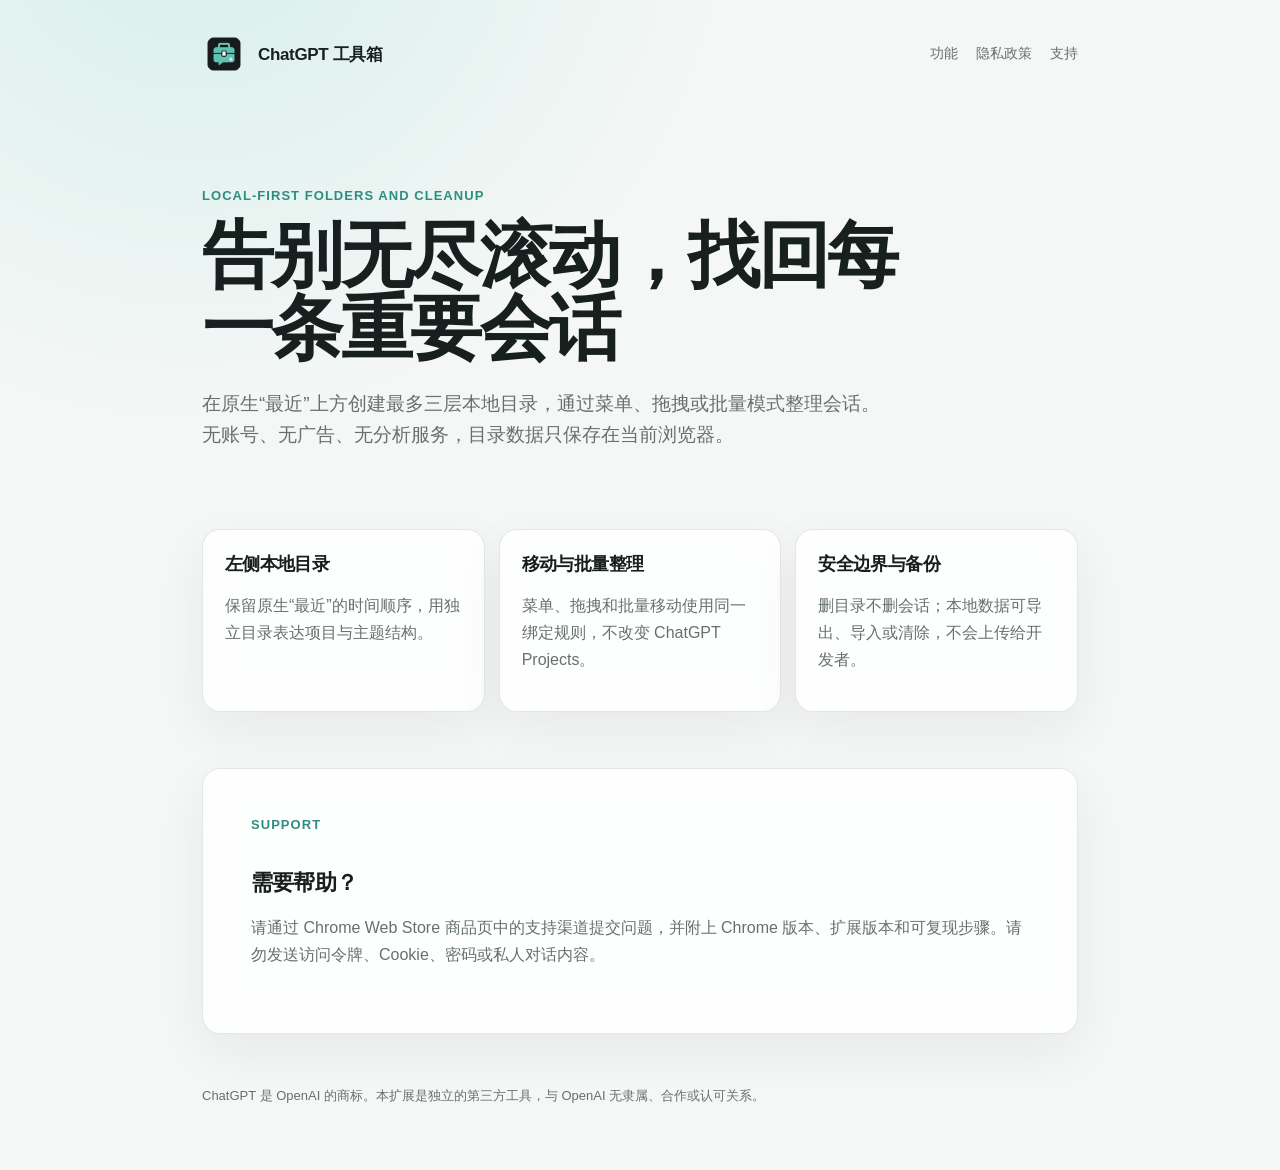
<file: index.html>
<!doctype html>
<html lang="zh-CN">
  <head>
    <meta charset="utf-8" />
    <meta name="viewport" content="width=device-width, initial-scale=1" />
    <meta name="description" content="告别无尽滚动：在 ChatGPT 原生侧栏用本地目录整理会话，批量移动或安全清理。" />
    <title>ChatGPT 工具箱：目录与批量整理</title>
    <link rel="icon" href="icon-128.png" />
    <link rel="stylesheet" href="styles.css" />
  </head>
  <body>
    <div class="site-shell">
      <header class="site-header">
        <a class="brand" href="index.html">
          <img src="icon-128.png" alt="" />
          <strong>ChatGPT 工具箱</strong>
        </a>
        <nav class="site-nav" aria-label="页面导航">
          <a href="#features">功能</a>
          <a href="privacy.html">隐私政策</a>
          <a href="#support">支持</a>
        </nav>
      </header>

      <main>
        <section class="hero">
          <div class="eyebrow">Local-first folders and cleanup</div>
          <h1>告别无尽滚动，找回每一条重要会话</h1>
          <p>在原生“最近”上方创建最多三层本地目录，通过菜单、拖拽或批量模式整理会话。无账号、无广告、无分析服务，目录数据只保存在当前浏览器。</p>
        </section>

        <section class="card-grid" id="features" aria-label="主要功能">
          <article class="card">
            <h2>左侧本地目录</h2>
            <p>保留原生“最近”的时间顺序，用独立目录表达项目与主题结构。</p>
          </article>
          <article class="card">
            <h2>移动与批量整理</h2>
            <p>菜单、拖拽和批量移动使用同一绑定规则，不改变 ChatGPT Projects。</p>
          </article>
          <article class="card">
            <h2>安全边界与备份</h2>
            <p>删目录不删会话；本地数据可导出、导入或清除，不会上传给开发者。</p>
          </article>
        </section>

        <section class="policy" id="support">
          <div class="eyebrow">Support</div>
          <h2>需要帮助？</h2>
          <p>请通过 Chrome Web Store 商品页中的支持渠道提交问题，并附上 Chrome 版本、扩展版本和可复现步骤。请勿发送访问令牌、Cookie、密码或私人对话内容。</p>
        </section>
      </main>

      <footer class="site-footer">
        ChatGPT 是 OpenAI 的商标。本扩展是独立的第三方工具，与 OpenAI 无隶属、合作或认可关系。
      </footer>
    </div>
  </body>
</html>
</file>
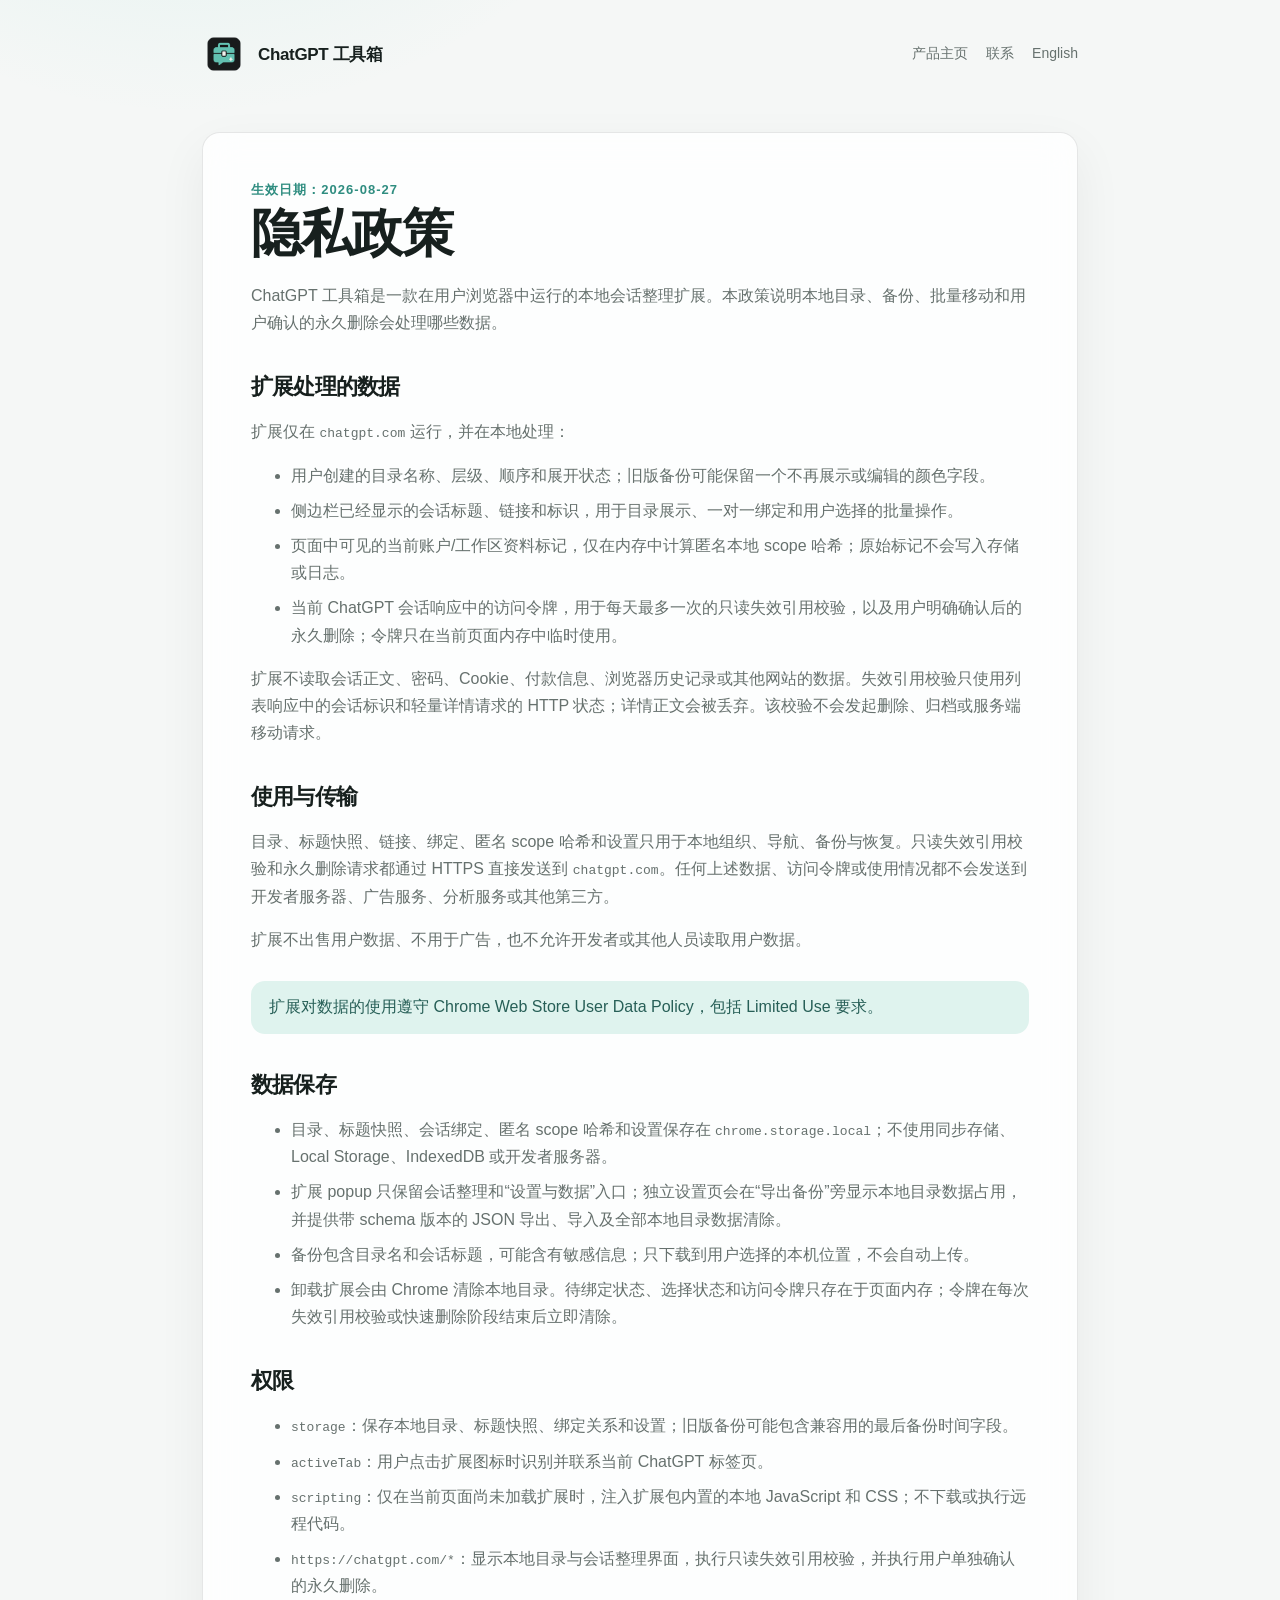
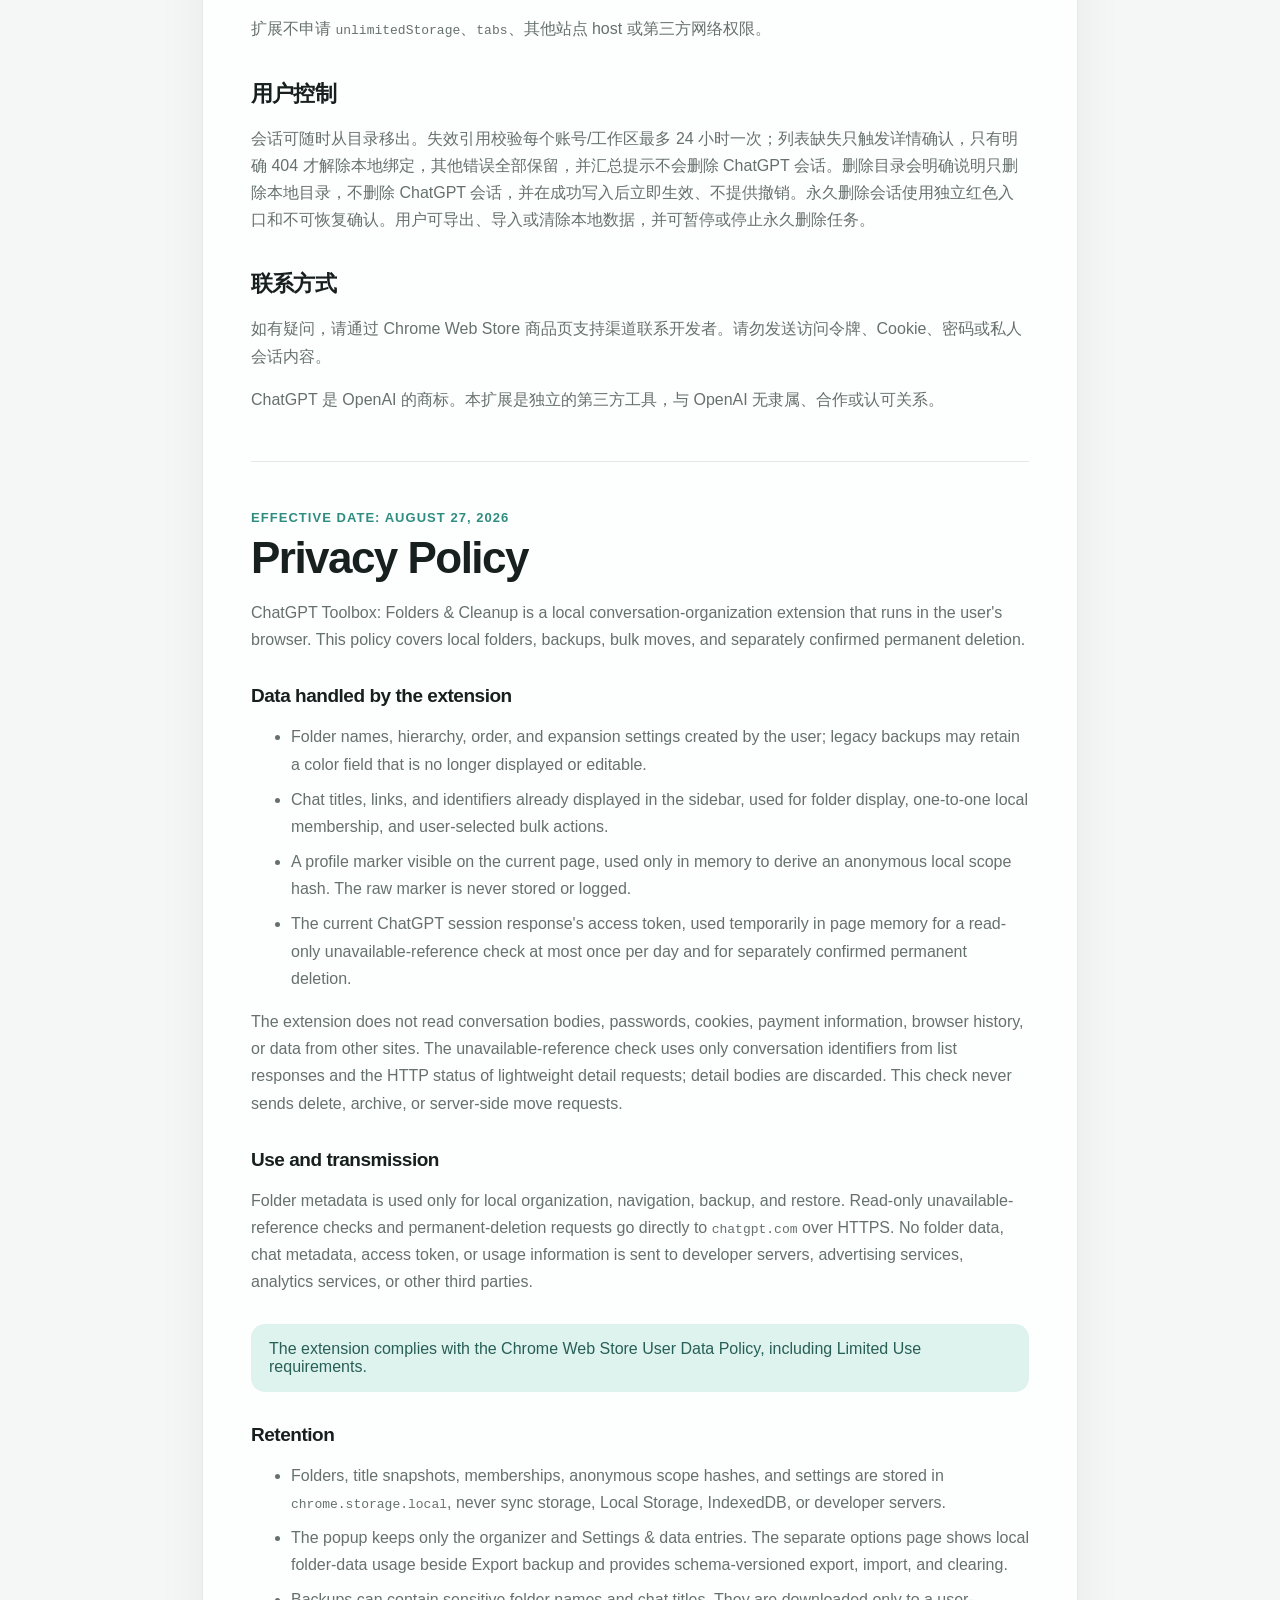
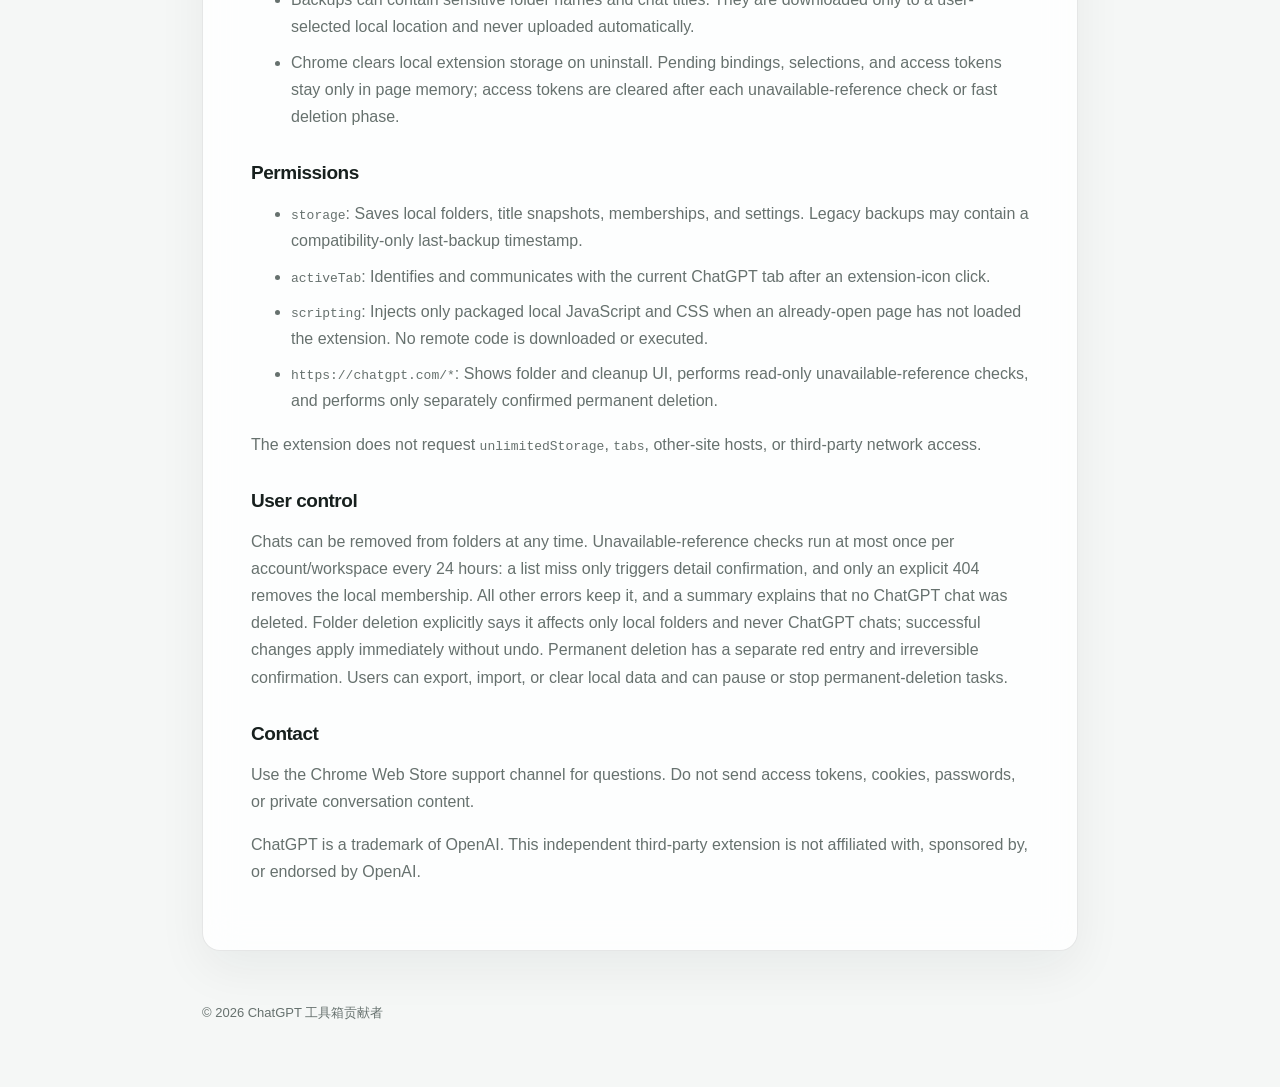
<file: privacy.html>
<!doctype html>
<html lang="zh-CN">
  <head>
    <meta charset="utf-8" />
    <meta name="viewport" content="width=device-width, initial-scale=1" />
    <meta name="description" content="ChatGPT 工具箱隐私政策。" />
    <title>隐私政策 · ChatGPT 工具箱</title>
    <link rel="icon" href="icon-128.png" />
    <link rel="stylesheet" href="styles.css" />
  </head>
  <body>
    <div class="site-shell">
      <header class="site-header">
        <a class="brand" href="index.html"><img src="icon-128.png" alt="" /><strong>ChatGPT 工具箱</strong></a>
        <nav class="site-nav" aria-label="页面导航"><a href="index.html">产品主页</a><a href="#contact">联系</a><a href="#english" lang="en">English</a></nav>
      </header>

      <main class="policy">
        <div class="eyebrow">生效日期：2026-08-27</div>
        <h1>隐私政策</h1>
        <p>ChatGPT 工具箱是一款在用户浏览器中运行的本地会话整理扩展。本政策说明本地目录、备份、批量移动和用户确认的永久删除会处理哪些数据。</p>

        <h2>扩展处理的数据</h2>
        <p>扩展仅在 <code>chatgpt.com</code> 运行，并在本地处理：</p>
        <ul>
          <li>用户创建的目录名称、层级、顺序和展开状态；旧版备份可能保留一个不再展示或编辑的颜色字段。</li>
          <li>侧边栏已经显示的会话标题、链接和标识，用于目录展示、一对一绑定和用户选择的批量操作。</li>
          <li>页面中可见的当前账户/工作区资料标记，仅在内存中计算匿名本地 scope 哈希；原始标记不会写入存储或日志。</li>
          <li>当前 ChatGPT 会话响应中的访问令牌，用于每天最多一次的只读失效引用校验，以及用户明确确认后的永久删除；令牌只在当前页面内存中临时使用。</li>
        </ul>
        <p>扩展不读取会话正文、密码、Cookie、付款信息、浏览器历史记录或其他网站的数据。失效引用校验只使用列表响应中的会话标识和轻量详情请求的 HTTP 状态；详情正文会被丢弃。该校验不会发起删除、归档或服务端移动请求。</p>

        <h2>使用与传输</h2>
        <p>目录、标题快照、链接、绑定、匿名 scope 哈希和设置只用于本地组织、导航、备份与恢复。只读失效引用校验和永久删除请求都通过 HTTPS 直接发送到 <code>chatgpt.com</code>。任何上述数据、访问令牌或使用情况都不会发送到开发者服务器、广告服务、分析服务或其他第三方。</p>
        <p>扩展不出售用户数据、不用于广告，也不允许开发者或其他人员读取用户数据。</p>
        <div class="notice">扩展对数据的使用遵守 Chrome Web Store User Data Policy，包括 Limited Use 要求。</div>

        <h2>数据保存</h2>
        <ul>
          <li>目录、标题快照、会话绑定、匿名 scope 哈希和设置保存在 <code>chrome.storage.local</code>；不使用同步存储、Local Storage、IndexedDB 或开发者服务器。</li>
          <li>扩展 popup 只保留会话整理和“设置与数据”入口；独立设置页会在“导出备份”旁显示本地目录数据占用，并提供带 schema 版本的 JSON 导出、导入及全部本地目录数据清除。</li>
          <li>备份包含目录名和会话标题，可能含有敏感信息；只下载到用户选择的本机位置，不会自动上传。</li>
          <li>卸载扩展会由 Chrome 清除本地目录。待绑定状态、选择状态和访问令牌只存在于页面内存；令牌在每次失效引用校验或快速删除阶段结束后立即清除。</li>
        </ul>

        <h2>权限</h2>
        <ul>
          <li><code>storage</code>：保存本地目录、标题快照、绑定关系和设置；旧版备份可能包含兼容用的最后备份时间字段。</li>
          <li><code>activeTab</code>：用户点击扩展图标时识别并联系当前 ChatGPT 标签页。</li>
          <li><code>scripting</code>：仅在当前页面尚未加载扩展时，注入扩展包内置的本地 JavaScript 和 CSS；不下载或执行远程代码。</li>
          <li><code>https://chatgpt.com/*</code>：显示本地目录与会话整理界面，执行只读失效引用校验，并执行用户单独确认的永久删除。</li>
        </ul>
        <p>扩展不申请 <code>unlimitedStorage</code>、<code>tabs</code>、其他站点 host 或第三方网络权限。</p>

        <h2>用户控制</h2>
        <p>会话可随时从目录移出。失效引用校验每个账号/工作区最多 24 小时一次；列表缺失只触发详情确认，只有明确 404 才解除本地绑定，其他错误全部保留，并汇总提示不会删除 ChatGPT 会话。删除目录会明确说明只删除本地目录，不删除 ChatGPT 会话，并在成功写入后立即生效、不提供撤销。永久删除会话使用独立红色入口和不可恢复确认。用户可导出、导入或清除本地数据，并可暂停或停止永久删除任务。</p>

        <h2 id="contact">联系方式</h2>
        <p>如有疑问，请通过 Chrome Web Store 商品页支持渠道联系开发者。请勿发送访问令牌、Cookie、密码或私人会话内容。</p>
        <p>ChatGPT 是 OpenAI 的商标。本扩展是独立的第三方工具，与 OpenAI 无隶属、合作或认可关系。</p>

        <section class="policy-language" id="english" lang="en" aria-labelledby="english-title">
          <div class="eyebrow">Effective date: August 27, 2026</div>
          <h2 id="english-title">Privacy Policy</h2>
          <p>ChatGPT Toolbox: Folders &amp; Cleanup is a local conversation-organization extension that runs in the user's browser. This policy covers local folders, backups, bulk moves, and separately confirmed permanent deletion.</p>

          <h3>Data handled by the extension</h3>
          <ul>
            <li>Folder names, hierarchy, order, and expansion settings created by the user; legacy backups may retain a color field that is no longer displayed or editable.</li>
            <li>Chat titles, links, and identifiers already displayed in the sidebar, used for folder display, one-to-one local membership, and user-selected bulk actions.</li>
            <li>A profile marker visible on the current page, used only in memory to derive an anonymous local scope hash. The raw marker is never stored or logged.</li>
            <li>The current ChatGPT session response's access token, used temporarily in page memory for a read-only unavailable-reference check at most once per day and for separately confirmed permanent deletion.</li>
          </ul>
          <p>The extension does not read conversation bodies, passwords, cookies, payment information, browser history, or data from other sites. The unavailable-reference check uses only conversation identifiers from list responses and the HTTP status of lightweight detail requests; detail bodies are discarded. This check never sends delete, archive, or server-side move requests.</p>

          <h3>Use and transmission</h3>
          <p>Folder metadata is used only for local organization, navigation, backup, and restore. Read-only unavailable-reference checks and permanent-deletion requests go directly to <code>chatgpt.com</code> over HTTPS. No folder data, chat metadata, access token, or usage information is sent to developer servers, advertising services, analytics services, or other third parties.</p>
          <div class="notice">The extension complies with the Chrome Web Store User Data Policy, including Limited Use requirements.</div>

          <h3>Retention</h3>
          <ul>
            <li>Folders, title snapshots, memberships, anonymous scope hashes, and settings are stored in <code>chrome.storage.local</code>, never sync storage, Local Storage, IndexedDB, or developer servers.</li>
            <li>The popup keeps only the organizer and Settings &amp; data entries. The separate options page shows local folder-data usage beside Export backup and provides schema-versioned export, import, and clearing.</li>
            <li>Backups can contain sensitive folder names and chat titles. They are downloaded only to a user-selected local location and never uploaded automatically.</li>
            <li>Chrome clears local extension storage on uninstall. Pending bindings, selections, and access tokens stay only in page memory; access tokens are cleared after each unavailable-reference check or fast deletion phase.</li>
          </ul>

          <h3>Permissions</h3>
          <ul>
            <li><code>storage</code>: Saves local folders, title snapshots, memberships, and settings. Legacy backups may contain a compatibility-only last-backup timestamp.</li>
            <li><code>activeTab</code>: Identifies and communicates with the current ChatGPT tab after an extension-icon click.</li>
            <li><code>scripting</code>: Injects only packaged local JavaScript and CSS when an already-open page has not loaded the extension. No remote code is downloaded or executed.</li>
            <li><code>https://chatgpt.com/*</code>: Shows folder and cleanup UI, performs read-only unavailable-reference checks, and performs only separately confirmed permanent deletion.</li>
          </ul>
          <p>The extension does not request <code>unlimitedStorage</code>, <code>tabs</code>, other-site hosts, or third-party network access.</p>

          <h3>User control</h3>
          <p>Chats can be removed from folders at any time. Unavailable-reference checks run at most once per account/workspace every 24 hours: a list miss only triggers detail confirmation, and only an explicit 404 removes the local membership. All other errors keep it, and a summary explains that no ChatGPT chat was deleted. Folder deletion explicitly says it affects only local folders and never ChatGPT chats; successful changes apply immediately without undo. Permanent deletion has a separate red entry and irreversible confirmation. Users can export, import, or clear local data and can pause or stop permanent-deletion tasks.</p>

          <h3>Contact</h3>
          <p>Use the Chrome Web Store support channel for questions. Do not send access tokens, cookies, passwords, or private conversation content.</p>
          <p>ChatGPT is a trademark of OpenAI. This independent third-party extension is not affiliated with, sponsored by, or endorsed by OpenAI.</p>
        </section>
      </main>
      <footer class="site-footer">© 2026 ChatGPT 工具箱贡献者</footer>
    </div>
  </body>
</html>
</file>
<file: styles.css>
:root {
  color-scheme: light dark;
  font-family: Inter, ui-sans-serif, -apple-system, BlinkMacSystemFont, "Segoe UI", sans-serif;
  --bg: #f5f7f6;
  --surface: rgba(255, 255, 255, 0.82);
  --border: rgba(17, 24, 22, 0.1);
  --text: #17201e;
  --muted: #66716e;
  --accent: #2f8d80;
  --accent-soft: #dff3ee;
}

* {
  box-sizing: border-box;
}

body {
  background:
    radial-gradient(circle at 15% -10%, rgba(83, 207, 188, 0.2), transparent 34rem),
    var(--bg);
  color: var(--text);
  margin: 0;
  min-height: 100vh;
}

a {
  color: inherit;
}

.site-shell {
  margin: 0 auto;
  max-width: 920px;
  padding: 32px 22px 64px;
}

.site-header {
  align-items: center;
  display: flex;
  justify-content: space-between;
}

.brand {
  align-items: center;
  display: flex;
  gap: 12px;
  text-decoration: none;
}

.brand img {
  border-radius: 14px;
  height: 44px;
  width: 44px;
}

.brand strong {
  font-size: 17px;
  letter-spacing: -0.02em;
}

.site-nav {
  color: var(--muted);
  display: flex;
  font-size: 14px;
  gap: 18px;
}

.site-nav a {
  text-decoration: none;
}

.hero {
  padding: 112px 0 78px;
}

.eyebrow {
  color: var(--accent);
  font-size: 13px;
  font-weight: 700;
  letter-spacing: 0.08em;
  text-transform: uppercase;
}

h1,
h2 {
  letter-spacing: -0.035em;
}

h1 {
  font-size: clamp(42px, 8vw, 72px);
  line-height: 1.02;
  margin: 16px 0 22px;
  max-width: 760px;
}

.hero > p {
  color: var(--muted);
  font-size: 19px;
  line-height: 1.65;
  margin: 0;
  max-width: 680px;
}

.card-grid {
  display: grid;
  gap: 14px;
  grid-template-columns: repeat(3, 1fr);
}

.card,
.policy {
  backdrop-filter: blur(18px);
  background: var(--surface);
  border: 1px solid var(--border);
  border-radius: 18px;
  box-shadow: 0 18px 50px rgba(24, 38, 34, 0.06);
}

.card {
  padding: 22px;
}

.card h2 {
  font-size: 18px;
  margin: 0 0 8px;
}

.card p,
.policy p,
.policy li {
  color: var(--muted);
  line-height: 1.7;
}

.policy {
  margin-top: 56px;
  padding: clamp(24px, 5vw, 48px);
}

.policy h1 {
  font-size: clamp(34px, 6vw, 52px);
  margin-top: 8px;
}

.policy h2 {
  font-size: 22px;
  margin: 36px 0 10px;
}

.policy h3 {
  font-size: 19px;
  letter-spacing: -0.025em;
  margin: 32px 0 10px;
}

.policy-language {
  border-top: 1px solid var(--border);
  margin-top: 48px;
  padding-top: 48px;
}

.policy-language > h2 {
  font-size: clamp(30px, 5vw, 44px);
  margin-top: 8px;
}

.policy li + li {
  margin-top: 8px;
}

.notice {
  background: var(--accent-soft);
  border-radius: 14px;
  color: #275f57;
  margin-top: 28px;
  padding: 16px 18px;
}

.site-footer {
  color: var(--muted);
  font-size: 13px;
  line-height: 1.6;
  padding-top: 52px;
}

@media (max-width: 680px) {
  .site-header {
    align-items: flex-start;
    gap: 18px;
  }

  .site-nav {
    flex-direction: column;
    gap: 6px;
    text-align: right;
  }

  .hero {
    padding-top: 74px;
  }

  .card-grid {
    grid-template-columns: 1fr;
  }
}

@media (prefers-color-scheme: dark) {
  :root {
    --bg: #111514;
    --surface: rgba(29, 35, 33, 0.84);
    --border: rgba(255, 255, 255, 0.09);
    --text: #eef3f1;
    --muted: #a5afac;
    --accent: #69d5c4;
    --accent-soft: #183c36;
  }

  .notice {
    color: #a5e7dc;
  }
}
</file>
